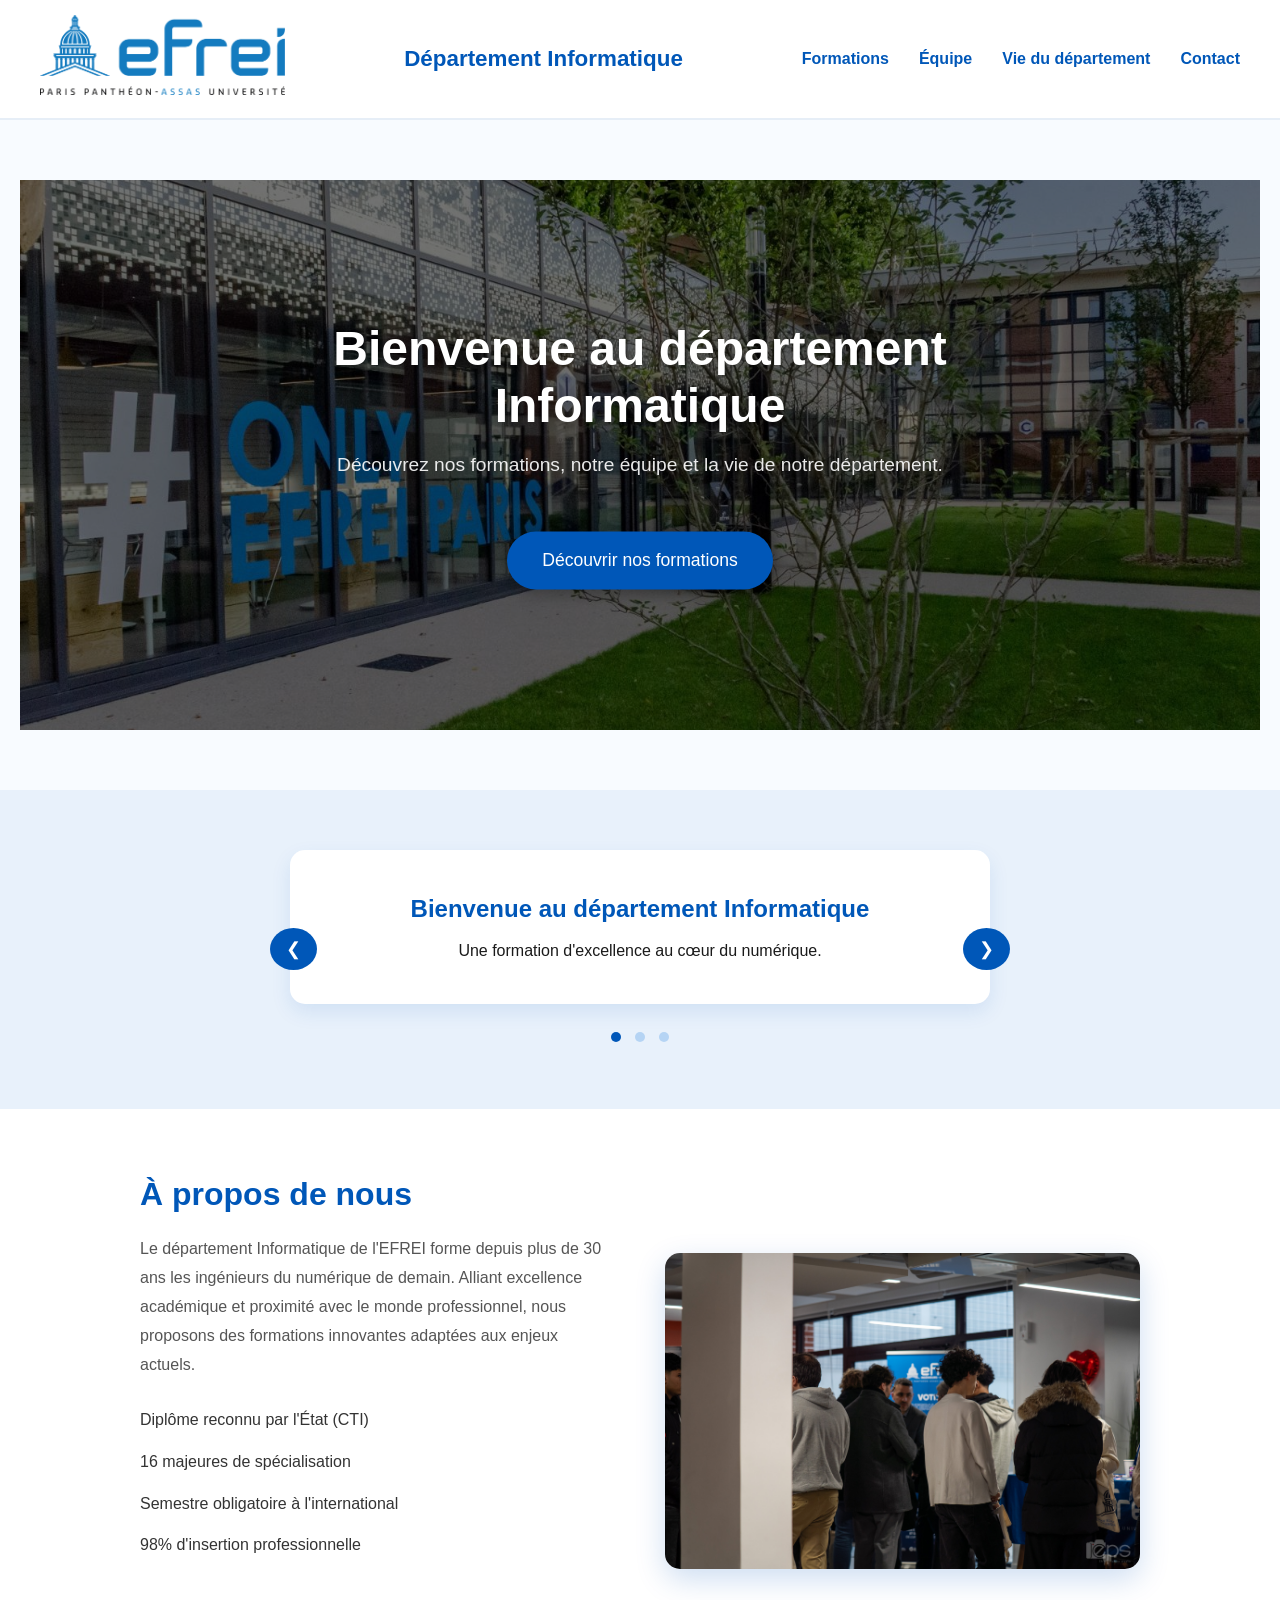
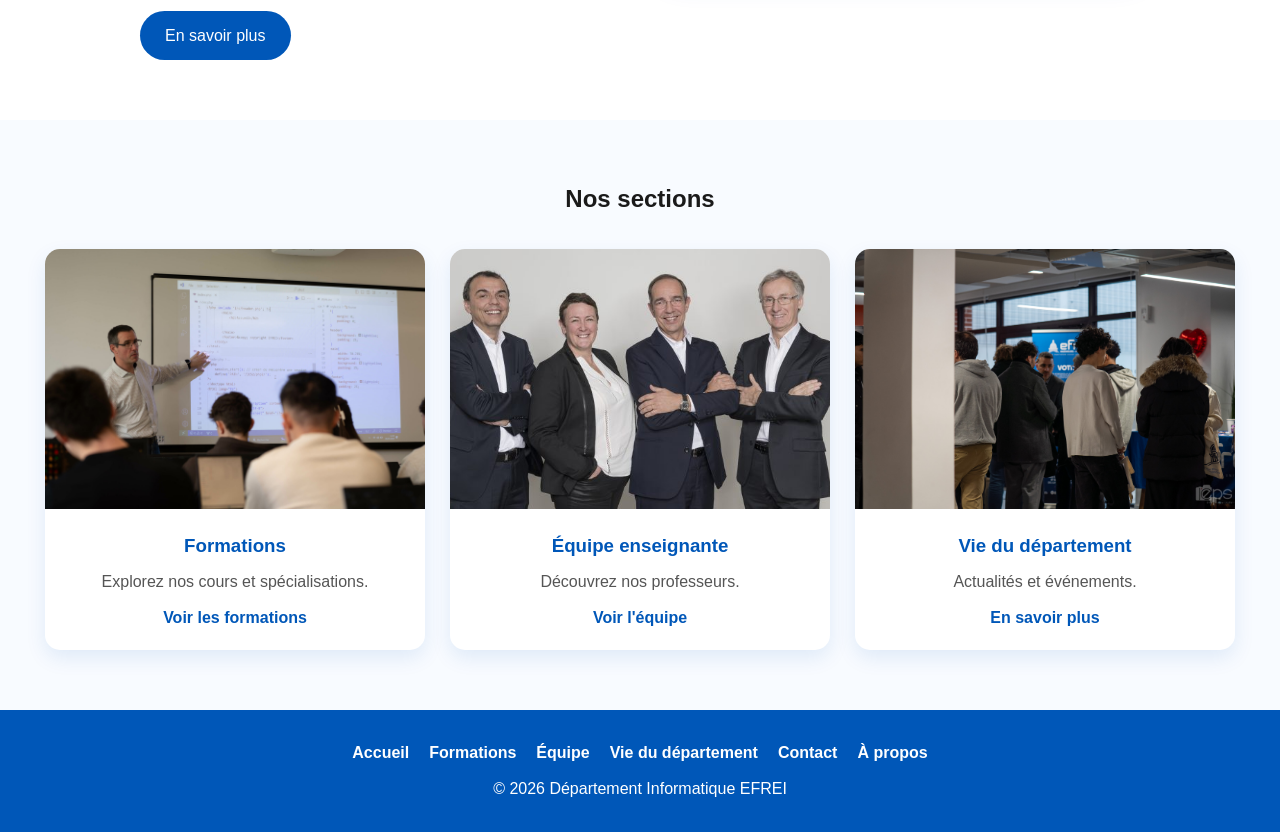
<file: index.html>
<!DOCTYPE html>
<html lang="fr">
<head>
    <meta charset="UTF-8">
    <meta name="viewport" content="width=device-width, initial-scale=1.0">
    <title>Département Informatique - EFREI</title>
    <link rel="stylesheet" href="css/style.css">
</head>
<body>

    <!-- HEADER -->
    <header>
        <a href="index.html">
            <img src="images/logo_efrei_web_bleu-1024x334.png" alt="Logo EFREI" id="logo">
        </a>

        <h1>Département Informatique</h1>

        <button id="menu-toggle" aria-label="Ouvrir le menu">☰</button>

        <nav aria-label="Navigation principale">
            <ul id="nav-menu">
                <li><a href="html/formations.html">Formations</a></li>
                <li><a href="html/equipe.html">Équipe</a></li>
                <li><a href="html/vie.html">Vie du département</a></li>
                <li><a href="html/contact.html">Contact</a></li>
            </ul>
        </nav>
    </header>

    <!-- MAIN -->
    <main>

        <!-- HERO -->
        <section id="hero">
            <img src="images/campus_efrei.jpg" alt="Campus EFREI" id="hero-img">
            <div id="hero-content">
                <h2>Bienvenue au département Informatique</h2>
                <p>Découvrez nos formations, notre équipe et la vie de notre département.</p>
                <a href="html/formations.html" class="btn">Découvrir nos formations</a>
            </div>
        </section>

        <!-- CARROUSEL -->
        <section id="carrousel">
            <div class="carousel-container">

                <div class="carousel-slide active">
                    <h3>Bienvenue au département Informatique</h3>
                    <p>Une formation d'excellence au cœur du numérique.</p>
                </div>

                <div class="carousel-slide">
                    <h3>Nos formations</h3>
                    <p>Des cursus adaptés aux métiers de demain.</p>
                </div>

                <div class="carousel-slide">
                    <h3>Une équipe passionnée</h3>
                    <p>Des enseignants experts dans leur domaine.</p>
                </div>

                <button class="carousel-btn" id="prev" aria-label="Précédent">&#10094;</button>
                <button class="carousel-btn" id="next" aria-label="Suivant">&#10095;</button>

                <div class="carousel-dots">
                    <span class="dot active"></span>
                    <span class="dot"></span>
                    <span class="dot"></span>
                </div>

            </div>
        </section>

        <!-- À PROPOS -->
<section id="apropos">
    <div id="apropos-container">
        <div id="apropos-texte">
            <h2>À propos de nous</h2>
            <p>Le département Informatique de l'EFREI forme depuis plus de 30 ans les ingénieurs du numérique de demain. Alliant excellence académique et proximité avec le monde professionnel, nous proposons des formations innovantes adaptées aux enjeux actuels.</p>
            <ul id="apropos-liste">
                <li> Diplôme reconnu par l'État (CTI)</li>
                <li>16 majeures de spécialisation</li>
                <li>Semestre obligatoire à l'international</li>
                <li>98% d'insertion professionnelle</li>
            </ul>
            <a href="html/contact.html" class="btn">En savoir plus</a>
        </div>
        <div id="apropos-image">
            <img src="images/etudiants.jpg" alt="Étudiants EFREI">
        </div>
    </div>
</section>

        <!-- SECTIONS -->
        <section id="sections">
            <h2>Nos sections</h2>
            <div class="cards">

                <article class="card">
                    <img src="images/profencoursefrei-1623x1080.jpg" alt="Formations EFREI">
                    <h3>Formations</h3>
                    <p>Explorez nos cours et spécialisations.</p>
                    <a href="html/formations.html">Voir les formations</a>
                </article>

                <article class="card">
                    <img src="images/efrei-direction.jpg" alt="Équipe enseignante EFREI">
                    <h3>Équipe enseignante</h3>
                    <p>Découvrez nos professeurs.</p>
                    <a href="html/equipe.html">Voir l'équipe</a>
                </article>

                <article class="card">
                    <img src="images/etudiants.jpg" alt="Étudiants EFREI">
                    <h3>Vie du département</h3>
                    <p>Actualités et événements.</p>
                    <a href="html/vie.html">En savoir plus</a>
                </article>

            </div>
        </section>

    </main>

    <!-- FOOTER -->
   <footer>
    <nav aria-label="Navigation secondaire">
        <ul>
            <li><a href="index.html">Accueil</a></li>
            <li><a href="html/formations.html">Formations</a></li>
            <li><a href="html/equipe.html">Équipe</a></li>
            <li><a href="html/vie.html">Vie du département</a></li>
            <li><a href="html/contact.html">Contact</a></li>
            <li><a href="html/contact.html#apropos-equipe">À propos</a></li>
        </ul>
    </nav>
    <p>&copy; 2026 Département Informatique EFREI</p>
</footer>

    <script src="js/script.js"></script>
</body>
</html>
</file>
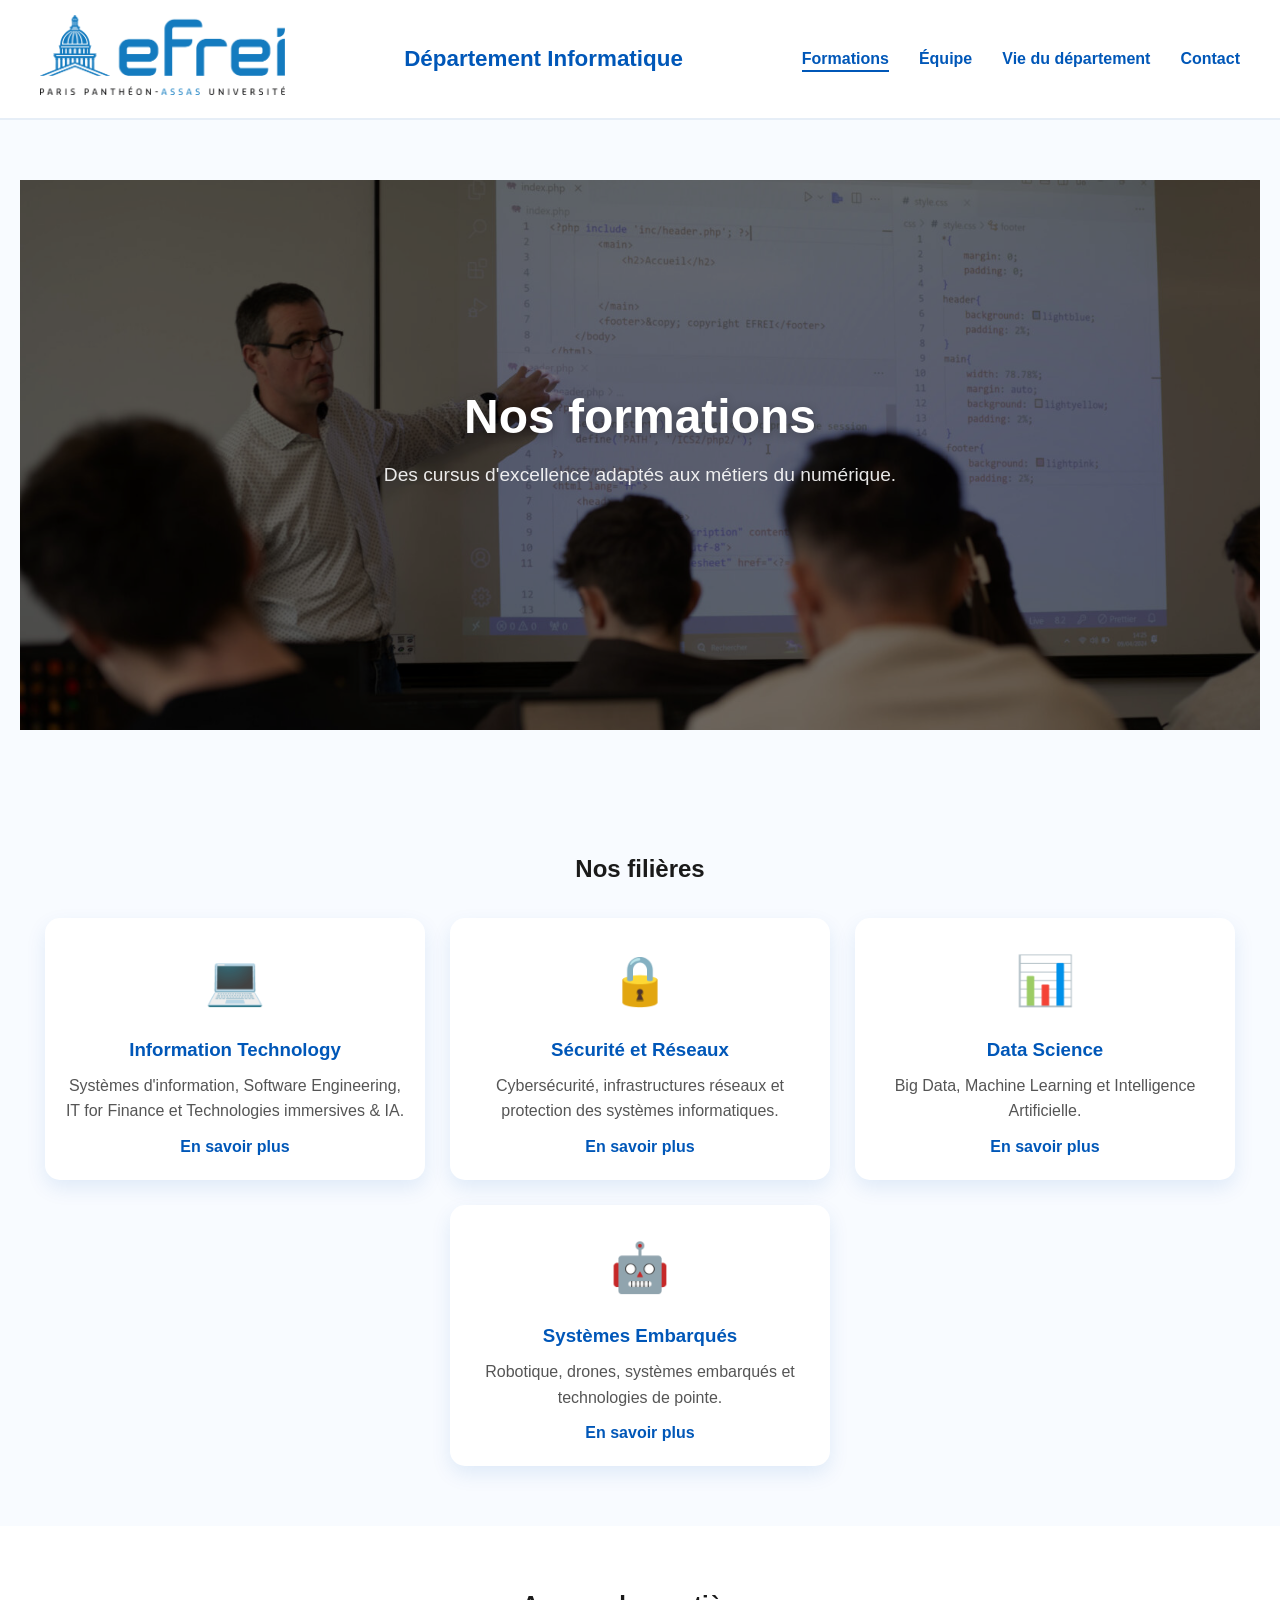
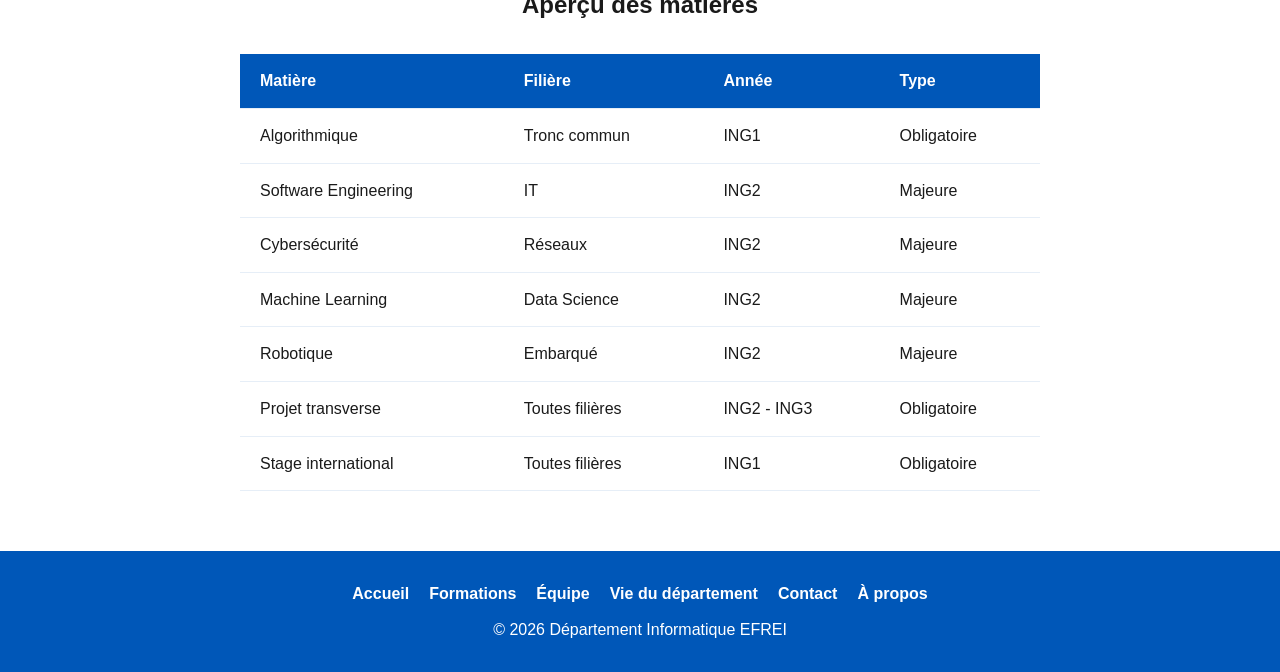
<file: html/formations.html>
<!DOCTYPE html>
<html lang="fr">
<head>
    <meta charset="UTF-8">
    <meta name="viewport" content="width=device-width, initial-scale=1.0">
    <title>Formations - Département Informatique EFREI</title>
    <link rel="stylesheet" href="../css/style.css">
</head>
<body>

    <!-- POPUP FILIÈRE -->
    <div id="filiere-overlay" class="filiere-hidden">
        <div id="filiere-popup">
            <button id="filiere-close" aria-label="Fermer">&times;</button>
            <div id="filiere-contenu"></div>
        </div>
    </div>

    <!-- HEADER -->
    <header>
        <a href="../index.html">
            <img src="../images/logo_efrei_web_bleu-1024x334.png" alt="Logo EFREI" id="logo">
        </a>
        <h1>Département Informatique</h1>
        <button id="menu-toggle" aria-label="Ouvrir le menu">☰</button>
        <nav aria-label="Navigation principale">
            <ul id="nav-menu">
                <li><a href="formations.html" class="nav-active">Formations</a></li>
                <li><a href="equipe.html">Équipe</a></li>
                <li><a href="vie.html">Vie du département</a></li>
                <li><a href="contact.html">Contact</a></li>
            </ul>
        </nav>
    </header>

    <!-- MAIN -->
    <main>

        <!-- HERO -->
        <section id="hero">
            <img src="../images/profencoursefrei-1623x1080.jpg" alt="Formations EFREI" id="hero-img">
            <div id="hero-content">
                <h2>Nos formations</h2>
                <p>Des cursus d'excellence adaptés aux métiers du numérique.</p>
            </div>
        </section>

        <!-- FORMATIONS -->
        <section id="liste-formations">
            <h2>Nos filières</h2>
            <div class="cards">
                <article class="card" data-filiere="it">
                    <div class="card-icon">💻</div>
                    <h3>Information Technology</h3>
                    <p>Systèmes d'information, Software Engineering, IT for Finance et Technologies immersives & IA.</p>
                    <a href="#" class="btn-filiere">En savoir plus</a>
                </article>
                <article class="card" data-filiere="reseau">
                    <div class="card-icon">🔒</div>
                    <h3>Sécurité et Réseaux</h3>
                    <p>Cybersécurité, infrastructures réseaux et protection des systèmes informatiques.</p>
                    <a href="#" class="btn-filiere">En savoir plus</a>
                </article>
                <article class="card" data-filiere="data">
                    <div class="card-icon">📊</div>
                    <h3>Data Science</h3>
                    <p>Big Data, Machine Learning et Intelligence Artificielle.</p>
                    <a href="#" class="btn-filiere">En savoir plus</a>
                </article>
                <article class="card" data-filiere="embarque">
                    <div class="card-icon">🤖</div>
                    <h3>Systèmes Embarqués</h3>
                    <p>Robotique, drones, systèmes embarqués et technologies de pointe.</p>
                    <a href="#" class="btn-filiere">En savoir plus</a>
                </article>
            </div>
        </section>

        <!-- TABLEAU -->
        <section id="matieres">
            <h2>Aperçu des matières</h2>
            <div class="table-container">
                <table>
                    <thead>
                        <tr>
                            <th>Matière</th>
                            <th>Filière</th>
                            <th>Année</th>
                            <th>Type</th>
                        </tr>
                    </thead>
                    <tbody>
                        <tr>
                            <td>Algorithmique</td>
                            <td>Tronc commun</td>
                            <td>ING1</td>
                            <td>Obligatoire</td>
                        </tr>
                        <tr>
                            <td>Software Engineering</td>
                            <td>IT</td>
                            <td>ING2</td>
                            <td>Majeure</td>
                        </tr>
                        <tr>
                            <td>Cybersécurité</td>
                            <td>Réseaux</td>
                            <td>ING2</td>
                            <td>Majeure</td>
                        </tr>
                        <tr>
                            <td>Machine Learning</td>
                            <td>Data Science</td>
                            <td>ING2</td>
                            <td>Majeure</td>
                        </tr>
                        <tr>
                            <td>Robotique</td>
                            <td>Embarqué</td>
                            <td>ING2</td>
                            <td>Majeure</td>
                        </tr>
                        <tr>
                            <td>Projet transverse</td>
                            <td>Toutes filières</td>
                            <td>ING2 - ING3</td>
                            <td>Obligatoire</td>
                        </tr>
                        <tr>
                            <td>Stage international</td>
                            <td>Toutes filières</td>
                            <td>ING1</td>
                            <td>Obligatoire</td>
                        </tr>
                    </tbody>
                </table>
            </div>
        </section>

    </main>

    <!-- FOOTER -->
    <footer>
        <nav aria-label="Navigation secondaire">
            <ul>
                <li><a href="../index.html">Accueil</a></li>
                <li><a href="formations.html">Formations</a></li>
                <li><a href="equipe.html">Équipe</a></li>
                <li><a href="vie.html">Vie du département</a></li>
                <li><a href="contact.html">Contact</a></li>
                <li><a href="contact.html#apropos-equipe">À propos</a></li>
            </ul>
        </nav>
        <p>&copy; 2026 Département Informatique EFREI</p>
    </footer>

    <script src="../js/script.js"></script>
</body>
</html>
</file>
<file: css/style.css>
/* ================================
   RESET & GLOBAL
================================ */
* {
    margin: 0;
    padding: 0;
    box-sizing: border-box;
}

body {
    font-family: "Segoe UI", Arial, sans-serif;
    background: #f8fbff;
    color: #1a1a1a;
    line-height: 1.6;
}

/* ================================
   HEADER & NAV
================================ */
header {
    background: white;
    border-bottom: 2px solid #e6eef7;
    padding: 15px 40px;
    display: flex;
    align-items: center;
    justify-content: space-between;
    flex-wrap: wrap;
    gap: 10px;
}

#logo {
    height: 80px;
    cursor: pointer;
}

header a:has(#logo) {
    display: inline-block;
}

header h1 {
    color: #0057b8;
    font-size: 1.4rem;
    flex: 1;
    text-align: center;
}

nav ul {
    list-style: none;
    display: flex;
    justify-content: center;
    gap: 30px;
}

nav a {
    text-decoration: none;
    color: #0057b8;
    font-weight: 600;
    position: relative;
}

nav a::after {
    content: "";
    position: absolute;
    width: 0%;
    height: 2px;
    bottom: -3px;
    left: 0;
    background: #0057b8;
    transition: 0.3s;
}

nav a:hover::after {
    width: 100%;
}

.nav-active {
    border-bottom: 2px solid #0057b8;
    padding-bottom: 3px;
}

#menu-toggle {
    display: none;
    font-size: 28px;
    background: none;
    border: none;
    cursor: pointer;
    color: #0057b8;
}

/* ================================
   HERO
================================ */
#hero {
    position: relative;
    text-align: center;
    color: white;
}

#hero-img {
    width: 100%;
    height: 550px;
    object-fit: cover;
    display: block;
    filter: brightness(0.45);
}

#hero-content {
    position: absolute;
    top: 50%;
    left: 50%;
    transform: translate(-50%, -50%);
    width: 80%;
    max-width: 800px;
}

#hero-content h2 {
    font-size: 3rem;
    margin-bottom: 15px;
    text-shadow: 0 2px 10px rgba(0,0,0,0.3);
    line-height: 1.2;
}

#hero-content p {
    font-size: 1.2rem;
    margin-bottom: 30px;
    opacity: 0.9;
}

#hero-content .btn {
    font-size: 1.1rem;
    padding: 15px 35px;
    box-shadow: 0 4px 15px rgba(0,0,0,0.3);
}

#hero-content .btn:hover {
    transform: translateY(-3px);
    box-shadow: 0 8px 25px rgba(0,0,0,0.3);
}

/* ================================
   SECTIONS & BTN
================================ */
section {
    padding: 60px 20px;
    text-align: center;
}

.btn {
    display: inline-block;
    margin-top: 20px;
    padding: 12px 25px;
    background: #0057b8;
    color: white;
    border-radius: 30px;
    text-decoration: none;
    transition: 0.3s;
}

.btn:hover {
    background: #003f8a;
}

.sr-only {
    position: absolute;
    width: 1px;
    height: 1px;
    overflow: hidden;
    clip: rect(0,0,0,0);
    white-space: nowrap;
}

/* ================================
   À PROPOS (INDEX)
================================ */
#apropos {
    background: white;
}

#apropos p {
    max-width: 700px;
    margin: 0 auto 20px;
}

#apropos-container {
    display: flex;
    align-items: center;
    gap: 50px;
    max-width: 1000px;
    margin: 0 auto;
    text-align: left;
}

#apropos-texte {
    flex: 1;
}

#apropos-texte h2 {
    color: #0057b8;
    font-size: 2rem;
    margin-bottom: 15px;
}

#apropos-texte p {
    color: #555;
    margin-bottom: 20px;
    line-height: 1.8;
}

#apropos-liste {
    list-style: none;
    margin-bottom: 25px;
}

#apropos-liste li {
    padding: 8px 0;
    color: #333;
    font-weight: 500;
}

#apropos-image {
    flex: 1;
}

#apropos-image img {
    width: 100%;
    border-radius: 15px;
    box-shadow: 0 10px 30px rgba(0, 87, 184, 0.2);
}

/* ================================
   CARDS
================================ */
.cards {
    display: flex;
    justify-content: center;
    gap: 25px;
    flex-wrap: wrap;
    margin-top: 30px;
}

.card {
    background: white;
    border-radius: 15px;
    width: 380px;
    box-shadow: 0 8px 20px rgba(0, 87, 184, 0.1);
    transition: 0.3s;
    overflow: hidden;
}

.card img {
    width: 100%;
    height: 260px;
    object-fit: cover;
}

.card:hover {
    transform: translateY(-8px);
    box-shadow: 0 12px 30px rgba(0, 87, 184, 0.2);
}

.card h3 {
    color: #0057b8;
    margin: 15px 15px 8px;
}

.card p {
    padding: 0 15px;
    color: #555;
}

.card a {
    display: inline-block;
    margin: 10px 15px 20px;
    color: #0057b8;
    font-weight: bold;
    text-decoration: none;
}

.card a:hover {
    text-decoration: underline;
}

.card-icon {
    font-size: 3rem;
    margin: 25px auto 15px;
}

/* ================================
   CARROUSEL
================================ */
#carrousel {
    background: #e8f1fb;
    padding: 60px 20px;
}

.carousel-container {
    position: relative;
    max-width: 700px;
    margin: 0 auto;
    text-align: center;
}

.carousel-slide {
    display: none;
    padding: 40px;
    background: white;
    border-radius: 15px;
    box-shadow: 0 8px 20px rgba(0, 87, 184, 0.1);
}

.carousel-slide.active {
    display: block;
}

.carousel-slide h3 {
    color: #0057b8;
    font-size: 1.5rem;
    margin-bottom: 10px;
}

.carousel-btn {
    position: absolute;
    top: 50%;
    transform: translateY(-50%);
    background: #0057b8;
    color: white;
    border: none;
    padding: 10px 16px;
    border-radius: 50%;
    cursor: pointer;
    font-size: 18px;
    transition: 0.3s;
}

.carousel-btn:hover {
    background: #003f8a;
}

#prev { left: -20px; }
#next { right: -20px; }

.carousel-dots {
    margin-top: 20px;
}

.dot {
    display: inline-block;
    width: 10px;
    height: 10px;
    background: #b5d4f4;
    border-radius: 50%;
    margin: 0 5px;
    cursor: pointer;
    transition: 0.3s;
}

.dot.active {
    background: #0057b8;
}

/* ================================
   FORMATIONS
================================ */
#liste-formations {
    background: #f8fbff;
}

#liste-formations h2 {
    margin-bottom: 10px;
}

/* ================================
   TABLEAU
================================ */
#matieres {
    background: white;
}

#matieres h2 {
    margin-bottom: 30px;
}

.table-container {
    overflow-x: auto;
    max-width: 800px;
    margin: 0 auto;
}

table {
    width: 100%;
    border-collapse: collapse;
}

thead {
    background: #0057b8;
    color: white;
}

th, td {
    padding: 14px 20px;
    text-align: left;
    border-bottom: 1px solid #e6eef7;
}

tbody tr:hover {
    background: #e8f1fb;
}

/* ================================
   EQUIPE
================================ */
#liste-equipe {
    background: #f8fbff;
}

.card.prof {
    width: 280px;
    text-align: center;
    padding-bottom: 20px;
    position: relative;
    overflow: hidden;
}

.card.prof img {
    width: 100px;
    height: 100px;
    border-radius: 50%;
    margin: 20px auto 10px;
    display: block;
    object-fit: cover;
    transition: 0.3s;
}

.card.prof:hover img {
    transform: scale(1.1);
}

.card.prof .overlay {
    position: absolute;
    bottom: -100%;
    left: 0;
    right: 0;
    background: #0057b8;
    color: white;
    padding: 20px 15px;
    transition: 0.4s;
    font-size: 0.88rem;
    line-height: 1.6;
}

.card.prof:hover .overlay {
    bottom: 0;
}

.role {
    color: #0057b8;
    font-weight: 600;
    font-size: 0.9rem;
    margin-bottom: 8px;
}

/* ================================
   VIE DU DÉPARTEMENT - POPUP
================================ */
#popup-overlay {
    position: fixed;
    inset: 0;
    background: rgba(0, 40, 100, 0.55);
    backdrop-filter: blur(4px);
    display: flex;
    align-items: center;
    justify-content: center;
    z-index: 1000;
    animation: fadeIn 0.3s ease;
}

#popup-overlay.hidden {
    display: none;
}

#popup {
    background: white;
    border-radius: 20px;
    padding: 45px 40px;
    max-width: 420px;
    width: 90%;
    text-align: center;
    box-shadow: 0 20px 60px rgba(0, 87, 184, 0.25);
    position: relative;
    animation: popIn 0.4s cubic-bezier(0.34, 1.56, 0.64, 1);
}

#popup-close {
    position: absolute;
    top: 15px;
    right: 18px;
    background: none;
    border: none;
    font-size: 22px;
    color: #999;
    cursor: pointer;
    line-height: 1;
    transition: color 0.2s;
}

#popup-close:hover { color: #0057b8; }

.popup-icon {
    font-size: 48px;
    margin-bottom: 15px;
}

#popup h2 {
    color: #0057b8;
    font-size: 1.7rem;
    margin-bottom: 12px;
}

#popup p {
    color: #555;
    margin-bottom: 25px;
    line-height: 1.6;
}

@keyframes fadeIn {
    from { opacity: 0; }
    to { opacity: 1; }
}

@keyframes popIn {
    from { transform: scale(0.8); opacity: 0; }
    to { transform: scale(1); opacity: 1; }
}

/* ================================
   VIE DU DÉPARTEMENT - HERO
================================ */
#vie-hero {
    background: linear-gradient(135deg, #0057b8 0%, #003f8a 60%, #001f4d 100%);
    color: white;
    padding: 100px 20px;
    text-align: center;
    position: relative;
    overflow: hidden;
}

#vie-hero::before {
    content: "";
    position: absolute;
    inset: 0;
    background: radial-gradient(ellipse at 70% 50%, rgba(255,255,255,0.07) 0%, transparent 70%);
}

#vie-hero-content {
    position: relative;
    z-index: 1;
}

#vie-hero-content h2 {
    font-size: 3rem;
    margin-bottom: 15px;
    letter-spacing: -0.5px;
}

#vie-hero-content p {
    font-size: 1.2rem;
    opacity: 0.85;
}

/* ================================
   VIE DU DÉPARTEMENT - COMPTEURS
================================ */
#compteurs {
    background: white;
    padding: 60px 20px;
}

.compteur-grid {
    display: flex;
    justify-content: center;
    gap: 20px;
    flex-wrap: wrap;
    max-width: 900px;
    margin: 0 auto;
}

.compteur-item {
    background: #f0f6ff;
    border-radius: 16px;
    padding: 35px 40px;
    text-align: center;
    min-width: 160px;
    flex: 1;
    border-top: 4px solid #0057b8;
    transition: transform 0.3s;
}

.compteur-item:hover {
    transform: translateY(-5px);
}

.compteur-nombre {
    display: block;
    font-size: 2.8rem;
    font-weight: 800;
    color: #0057b8;
    line-height: 1;
    margin-bottom: 8px;
}

.compteur-label {
    font-size: 0.9rem;
    color: #555;
    font-weight: 600;
    text-transform: uppercase;
    letter-spacing: 0.5px;
}

/* ================================
   VIE DU DÉPARTEMENT - ÉVÉNEMENTS
================================ */
#evenements {
    background: #f8fbff;
    padding: 70px 20px;
}

#evenements h2 {
    color: #0057b8;
    font-size: 2rem;
    margin-bottom: 40px;
}

.events-grid {
    display: grid;
    grid-template-columns: repeat(auto-fit, minmax(280px, 1fr));
    gap: 25px;
    max-width: 1000px;
    margin: 0 auto;
}

.event-card {
    background: white;
    border-radius: 16px;
    box-shadow: 0 6px 20px rgba(0, 87, 184, 0.1);
    display: flex;
    overflow: hidden;
    transition: transform 0.3s, box-shadow 0.3s;
}

.event-card:hover {
    transform: translateY(-5px);
    box-shadow: 0 12px 30px rgba(0, 87, 184, 0.18);
}

.event-date {
    background: #0057b8;
    color: white;
    padding: 20px 18px;
    display: flex;
    flex-direction: column;
    align-items: center;
    justify-content: center;
    min-width: 75px;
    text-align: center;
}

.event-day {
    font-size: 1.9rem;
    font-weight: 800;
    line-height: 1;
}

.event-month {
    font-size: 0.8rem;
    text-transform: uppercase;
    letter-spacing: 1px;
    margin-top: 4px;
    opacity: 0.85;
}

.event-info {
    padding: 18px 20px;
    text-align: left;
}

.event-info h3 {
    color: #0057b8;
    font-size: 1rem;
    margin-bottom: 6px;
}

.event-info p {
    color: #666;
    font-size: 0.88rem;
    line-height: 1.5;
    margin-bottom: 10px;
}

.event-tag {
    background: #e8f1fb;
    color: #0057b8;
    font-size: 0.75rem;
    font-weight: 700;
    padding: 3px 10px;
    border-radius: 20px;
    text-transform: uppercase;
    letter-spacing: 0.5px;
}

/* ================================
   VIE DU DÉPARTEMENT - QUIZ
================================ */
#quiz-section {
    background: linear-gradient(135deg, #0057b8, #003f8a);
    padding: 70px 20px;
    color: white;
}

#quiz-section h2 {
    color: white;
    font-size: 2rem;
    margin-bottom: 8px;
}

.quiz-subtitle {
    color: rgba(255,255,255,0.75);
    margin-bottom: 35px;
    font-size: 1rem;
}

#quiz-container {
    background: white;
    border-radius: 20px;
    padding: 35px;
    max-width: 620px;
    margin: 0 auto;
    box-shadow: 0 15px 40px rgba(0,0,0,0.2);
}

#quiz-progress {
    background: #e8f1fb;
    border-radius: 10px;
    height: 8px;
    margin-bottom: 18px;
    overflow: hidden;
}

#quiz-progress-bar {
    height: 100%;
    background: #0057b8;
    border-radius: 10px;
    width: 20%;
    transition: width 0.4s ease;
}

#quiz-question-num {
    color: #0057b8;
    font-weight: 700;
    font-size: 0.9rem;
    margin-bottom: 15px;
    text-transform: uppercase;
    letter-spacing: 0.5px;
}

#quiz-question {
    color: #1a1a1a;
    font-size: 1.15rem;
    font-weight: 600;
    margin-bottom: 22px;
    line-height: 1.5;
}

#quiz-options {
    display: flex;
    flex-direction: column;
    gap: 12px;
}

.quiz-option {
    background: #f8fbff;
    border: 2px solid #e6eef7;
    border-radius: 12px;
    padding: 14px 18px;
    text-align: left;
    cursor: pointer;
    font-size: 0.95rem;
    color: #1a1a1a;
    transition: all 0.2s;
    font-family: "Segoe UI", Arial, sans-serif;
    width: 100%;
}

.quiz-option:hover {
    border-color: #0057b8;
    background: #e8f1fb;
    color: #0057b8;
}

.quiz-option.correct {
    background: #e6f9ef;
    border-color: #2ecc71;
    color: #1a7a40;
    font-weight: 700;
}

.quiz-option.wrong {
    background: #fde8e8;
    border-color: #e74c3c;
    color: #a01010;
}

.quiz-option:disabled {
    cursor: default;
}

#quiz-result {
    text-align: center;
    padding: 10px 0;
}

.result-icon {
    font-size: 56px;
    margin-bottom: 15px;
}

#quiz-result h3 {
    color: #0057b8;
    font-size: 1.5rem;
    margin-bottom: 10px;
}

#result-score {
    font-size: 1.1rem;
    font-weight: 700;
    color: #333;
    margin-bottom: 8px;
}

#result-message {
    color: #666;
    margin-bottom: 25px;
}

/* ================================
   VIE DU DÉPARTEMENT - GALERIE
================================ */
#galerie {
    background: white;
    padding: 70px 20px;
}

#galerie h2 {
    color: #0057b8;
    font-size: 2rem;
    margin-bottom: 35px;
}

.galerie-grid {
    display: grid;
    grid-template-columns: repeat(3, 1fr);
    grid-template-rows: repeat(2, 220px);
    gap: 15px;
    max-width: 950px;
    margin: 0 auto;
}

.galerie-item {
    position: relative;
    border-radius: 14px;
    overflow: hidden;
    cursor: pointer;
}

.galerie-item.grand {
    grid-row: span 2;
}

.galerie-item img {
    width: 100%;
    height: 100%;
    object-fit: cover;
    transition: transform 0.4s ease;
}

.galerie-item:hover img {
    transform: scale(1.07);
}

.galerie-overlay {
    position: absolute;
    inset: 0;
    background: linear-gradient(to top, rgba(0,40,100,0.7) 0%, transparent 60%);
    display: flex;
    align-items: flex-end;
    padding: 18px;
    opacity: 0;
    transition: opacity 0.3s;
}

.galerie-item:hover .galerie-overlay {
    opacity: 1;
}

.galerie-overlay span {
    color: white;
    font-weight: 600;
    font-size: 0.95rem;
}

/* ================================
   CONTACT
================================ */
#coordonnees {
    background: white;
    padding: 60px 20px;
}

#coordonnees h2 {
    color: #0057b8;
    font-size: 2rem;
    margin-bottom: 35px;
}

.coord-grid {
    display: flex;
    gap: 20px;
    justify-content: center;
    flex-wrap: wrap;
}

.coord-card {
    background: #f0f6ff;
    border-radius: 15px;
    padding: 30px 25px;
    text-align: center;
    flex: 1;
    min-width: 180px;
    max-width: 250px;
    border-top: 4px solid #0057b8;
    transition: 0.3s;
}

.coord-card:hover {
    transform: translateY(-5px);
    box-shadow: 0 8px 20px rgba(0, 87, 184, 0.15);
}

.coord-icon {
    font-size: 2.5rem;
    margin-bottom: 15px;
}

.coord-card h3 {
    color: #0057b8;
    font-size: 1rem;
    margin-bottom: 10px;
    text-transform: uppercase;
    letter-spacing: 0.5px;
}

.coord-card p {
    color: #555;
    font-size: 0.9rem;
    line-height: 1.6;
}

#contact {
    background: white;
    max-width: 600px;
    margin: 0 auto;
}

#contact h2 {
    color: #0057b8;
    font-size: 2rem;
    margin-bottom: 30px;
}

#contact-form {
    background: white;
    padding: 40px;
    border-radius: 20px;
    box-shadow: 0 8px 30px rgba(0, 87, 184, 0.1);
}

.form-group {
    margin-bottom: 20px;
    text-align: left;
}

.form-group label {
    display: block;
    margin-bottom: 8px;
    font-weight: 600;
    color: #0057b8;
}

.form-group input,
.form-group textarea {
    width: 100%;
    padding: 12px 15px;
    border: 2px solid #e6eef7;
    border-radius: 10px;
    font-family: inherit;
    font-size: 1rem;
    transition: 0.3s;
    background: #f8fbff;
}

.form-group input:focus,
.form-group textarea:focus {
    outline: none;
    border-color: #0057b8;
    background: white;
}

.form-group textarea {
    resize: vertical;
    min-height: 120px;
}

#contact-form .btn {
    width: 100%;
    text-align: center;
    border: none;
    cursor: pointer;
    font-size: 1rem;
    font-family: inherit;
}

#form-message {
    margin-top: 15px;
    font-weight: 600;
    font-size: 1rem;
}

#map {
    background: #f8fbff;
    padding: 60px 20px;
    text-align: center;
}

#map h2 {
    color: #0057b8;
    font-size: 2rem;
    margin-bottom: 30px;
}

#map-container {
    max-width: 900px;
    margin: 0 auto;
    box-shadow: 0 8px 30px rgba(0, 87, 184, 0.15);
    border-radius: 15px;
    overflow: hidden;
}

#apropos-equipe {
    background: #f8fbff;
}

#apropos-equipe p {
    margin-bottom: 10px;
    color: #555;
}

/* ================================
   FOOTER
================================ */
footer {
    background: #0057b8;
    color: white;
    padding: 30px;
    text-align: center;
}

footer nav ul {
    display: flex;
    justify-content: center;
    gap: 20px;
    list-style: none;
    margin-bottom: 10px;
    flex-wrap: wrap;
}

footer a {
    color: white;
    text-decoration: none;
}

footer a:hover {
    text-decoration: underline;
}

/* ================================
   RESPONSIVE
================================ */
@media (max-width: 768px) {
    header {
        flex-direction: column;
        align-items: center;
        padding: 15px 20px;
    }

    header h1 {
        font-size: 1.2rem;
    }

    #menu-toggle {
        display: block;
    }

    #nav-menu {
        display: none;
        flex-direction: column;
        gap: 10px;
        width: 100%;
        text-align: center;
    }

    #nav-menu.active {
        display: flex;
    }

    #hero-content h2 {
        font-size: 2rem;
    }

    #hero-img {
        height: 350px;
    }

    #prev { left: 0; }
    #next { right: 0; }

    .card {
        width: 100%;
        max-width: 340px;
    }

    #apropos-container {
        flex-direction: column;
    }

    #vie-hero-content h2 { font-size: 2rem; }

    .compteur-item {
        min-width: 130px;
        padding: 25px 20px;
    }

    .compteur-nombre { font-size: 2.2rem; }

    .galerie-grid {
        grid-template-columns: 1fr 1fr;
        grid-template-rows: auto;
    }

    .galerie-item.grand { grid-row: span 1; }

    .events-grid { grid-template-columns: 1fr; }
}

/*  BOUTON CHATBOT  */
#chatbot-toggle {
  position: fixed;
  bottom: 28px;
  right: 28px;
  width: 68px;
  height: 68px;
  border: none;
  background: transparent;
  cursor: pointer;
  z-index: 1000;
  padding: 0;
  animation: float 3s ease-in-out infinite;
}
 
@keyframes float {
  0%, 100% { transform: translateY(0); }
  50% { transform: translateY(-6px); }
}
 
#chatbot-toggle:hover { animation: none; transform: scale(1.08); }
 
#chatbot-toggle svg { width: 68px; height: 68px; }
 
/* Badge notification */
.notif-badge {
  position: absolute;
  top: 0;
  right: 0;
  background: #ef4444;
  color: #fff;
  border-radius: 50%;
  width: 20px;
  height: 20px;
  font-size: 11px;
  font-weight: 700;
  display: flex;
  align-items: center;
  justify-content: center;
  border: 2px solid #fff;
}
 
.notif-badge.hidden { display: none; }
 
/*  BULLE INTRO  */
.intro-bubble {
  position: fixed;
  bottom: 106px;
  right: 28px;
  background: #fff;
  border: 1.5px solid #d1d8e8;
  border-radius: 14px 14px 4px 14px;
  padding: 10px 14px;
  font-size: 13px;
  color: #1a56db;
  font-weight: 500;
  box-shadow: 0 4px 16px rgba(0,0,0,0.10);
  z-index: 999;
  white-space: nowrap;
  animation: popIn 0.4s cubic-bezier(.34,1.56,.64,1);
  transition: opacity 0.5s;
}
 
@keyframes popIn {
  from { opacity: 0; transform: scale(0.7) translateY(10px); }
  to   { opacity: 1; transform: scale(1) translateY(0); }
}
 
/*  FENÊTRE CHAT  */
#chatbot-window {
  position: fixed;
  bottom: 110px;
  right: 28px;
  width: 360px;
  max-width: 95vw;
  background: #fff;
  border-radius: 18px;
  box-shadow: 0 8px 40px rgba(26,86,219,0.18);
  border: 1.5px solid #d1d8e8;
  z-index: 1001;
  display: flex;
  flex-direction: column;
  overflow: hidden;
  transition: opacity 0.25s, transform 0.25s;
}
 
#chatbot-window.hidden {
  opacity: 0;
  pointer-events: none;
  transform: translateY(16px) scale(0.96);
}
 
/* Header */
.chat-header {
  background: #1a56db;
  padding: 14px 18px;
  display: flex;
  align-items: center;
  gap: 10px;
}
 
.chat-header-avatar {
  width: 36px;
  height: 36px;
  background: #fff;
  border-radius: 50%;
  display: flex;
  align-items: center;
  justify-content: center;
  overflow: hidden;
}
 
.chat-header-avatar svg { width: 28px; height: 28px; }
 
.chat-header-info h3 {
  color: #fff;
  font-size: 15px;
  font-weight: 700;
}
 
.chat-header-info p {
  color: #a8c4f8;
  font-size: 12px;
}
 
.chat-header-close {
  margin-left: auto;
  background: rgba(255,255,255,0.15);
  border: none;
  color: #fff;
  border-radius: 50%;
  width: 30px;
  height: 30px;
  cursor: pointer;
  font-size: 16px;
  display: flex;
  align-items: center;
  justify-content: center;
  transition: background 0.2s;
}
 
.chat-header-close:hover { background: rgba(255,255,255,0.25); }
 
/*  MESSAGES  */
#chat-messages {
  flex: 1;
  overflow-y: auto;
  padding: 16px 14px;
  display: flex;
  flex-direction: column;
  gap: 10px;
  max-height: 320px;
  background: #f8faff;
}
 
.msg {
  display: flex;
  align-items: flex-end;
  gap: 8px;
  animation: slideIn 0.25s ease;
}
 
@keyframes slideIn {
  from { opacity: 0; transform: translateY(8px); }
  to   { opacity: 1; transform: translateY(0); }
}
 
.msg.bot { flex-direction: row; }
.msg.user { flex-direction: row-reverse; }
 
.msg-avatar {
  width: 28px;
  height: 28px;
  background: #e0e8ff;
  border-radius: 50%;
  overflow: hidden;
  flex-shrink: 0;
  display: flex;
  align-items: center;
  justify-content: center;
}
 
.msg-avatar svg { width: 22px; height: 22px; }
 
.msg-bubble {
  max-width: 75%;
  padding: 10px 14px;
  border-radius: 16px;
  font-size: 13.5px;
  line-height: 1.5;
}
 
.msg.bot .msg-bubble {
  background: #fff;
  color: #1e293b;
  border: 1px solid #e2e8f0;
  border-bottom-left-radius: 4px;
}
 
.msg.user .msg-bubble {
  background: #1a56db;
  color: #fff;
  border-bottom-right-radius: 4px;
}
 
/*  BOUTONS OPTIONS  */
.quick-options {
  display: flex;
  flex-direction: column;
  gap: 7px;
  margin-top: 6px;
}
 
.quick-btn {
  background: #eff6ff;
  border: 1.5px solid #bfd1f8;
  color: #1a56db;
  border-radius: 20px;
  padding: 8px 14px;
  font-size: 13px;
  font-weight: 500;
  cursor: pointer;
  text-align: left;
  transition: background 0.15s, transform 0.1s;
}
 
.quick-btn:hover { background: #dbeafe; transform: translateX(2px); }
.quick-btn:active { transform: scale(0.97); }
.quick-btn:disabled { opacity: 0.5; cursor: not-allowed; transform: none; }
 
/*  TYPING INDICATOR  */
.typing {
  display: flex;
  align-items: center;
  gap: 5px;
  padding: 10px 14px;
  background: #fff;
  border: 1px solid #e2e8f0;
  border-radius: 16px;
  border-bottom-left-radius: 4px;
  width: fit-content;
}
 
.typing span {
  width: 7px;
  height: 7px;
  background: #94a3b8;
  border-radius: 50%;
  animation: blink 1.2s infinite;
}
 
.typing span:nth-child(2) { animation-delay: 0.2s; }
.typing span:nth-child(3) { animation-delay: 0.4s; }
 
@keyframes blink {
  0%, 60%, 100% { transform: translateY(0); opacity: 0.5; }
  30% { transform: translateY(-5px); opacity: 1; }
}
 
/* ===== ZONE DE SAISIE ===== */
.chat-input-zone {
  padding: 12px 14px;
  border-top: 1px solid #e8eef8;
  background: #fff;
  display: flex;
  gap: 8px;
  align-items: center;
}
 
#chat-input {
  flex: 1;
  border: 1.5px solid #d1d8e8;
  border-radius: 20px;
  padding: 9px 14px;
  font-size: 13.5px;
  outline: none;
  font-family: inherit;
  transition: border-color 0.2s;
  background: #f8faff;
}
 
#chat-input:focus { border-color: #1a56db; background: #fff; }
 
#chat-send {
  background: #1a56db;
  border: none;
  border-radius: 50%;
  width: 38px;
  height: 38px;
  cursor: pointer;
  display: flex;
  align-items: center;
  justify-content: center;
  color: #fff;
  font-size: 16px;
  transition: background 0.2s, transform 0.1s;
  flex-shrink: 0;
}
 
#chat-send:hover { background: #1448bf; }
#chat-send:active { transform: scale(0.95); }
 
/*  FICHE CONTACT  */
.contact-card {
  background: #eff6ff;
  border: 1px solid #bfd1f8;
  border-radius: 12px;
  padding: 10px 12px;
  margin-top: 6px;
  font-size: 13px;
}
 
.contact-card .name {
  font-weight: 700;
  color: #1a56db;
  margin-bottom: 2px;
  font-size: 14px;
}
 
.contact-card .role { color: #475569; margin-bottom: 4px; font-size: 12px; }
.contact-card .email { color: #1a56db; font-size: 12px; }
.contact-card .email a { color: inherit; text-decoration: none; }
.contact-card .email a:hover { text-decoration: underline; }
/* POPUP FILIÈRE */
#filiere-overlay {
    position: fixed;
    inset: 0;
    background: rgba(0, 40, 100, 0.55);
    backdrop-filter: blur(4px);
    display: flex;
    align-items: center;
    justify-content: center;
    z-index: 1000;
    animation: fadeIn 0.3s ease;
}

#filiere-overlay.filiere-hidden {
    display: none;
}

#filiere-popup {
    background: white;
    border-radius: 20px;
    padding: 40px;
    max-width: 500px;
    width: 90%;
    text-align: left;
    box-shadow: 0 20px 60px rgba(0, 87, 184, 0.25);
    position: relative;
    animation: popIn 0.4s cubic-bezier(0.34, 1.56, 0.64, 1);
}

#filiere-close {
    position: absolute;
    top: 15px;
    right: 18px;
    background: none;
    border: none;
    font-size: 22px;
    color: #999;
    cursor: pointer;
    transition: color 0.2s;
}

#filiere-close:hover { color: #0057b8; }

#filiere-contenu h3 {
    color: #0057b8;
    font-size: 1.5rem;
    margin-bottom: 15px;
}

#filiere-contenu p {
    color: #555;
    margin-bottom: 12px;
    line-height: 1.7;
}

#filiere-contenu ul {
    list-style: none;
    margin: 15px 0;
}

#filiere-contenu ul li {
    padding: 6px 0;
    color: #333;
}

.btn-filiere {
    display: inline-block;
    margin-top: 10px;
    color: #0057b8;
    font-weight: bold;
    text-decoration: none;
    cursor: pointer;
}

.btn-filiere:hover {
    text-decoration: underline;
}
</file>
